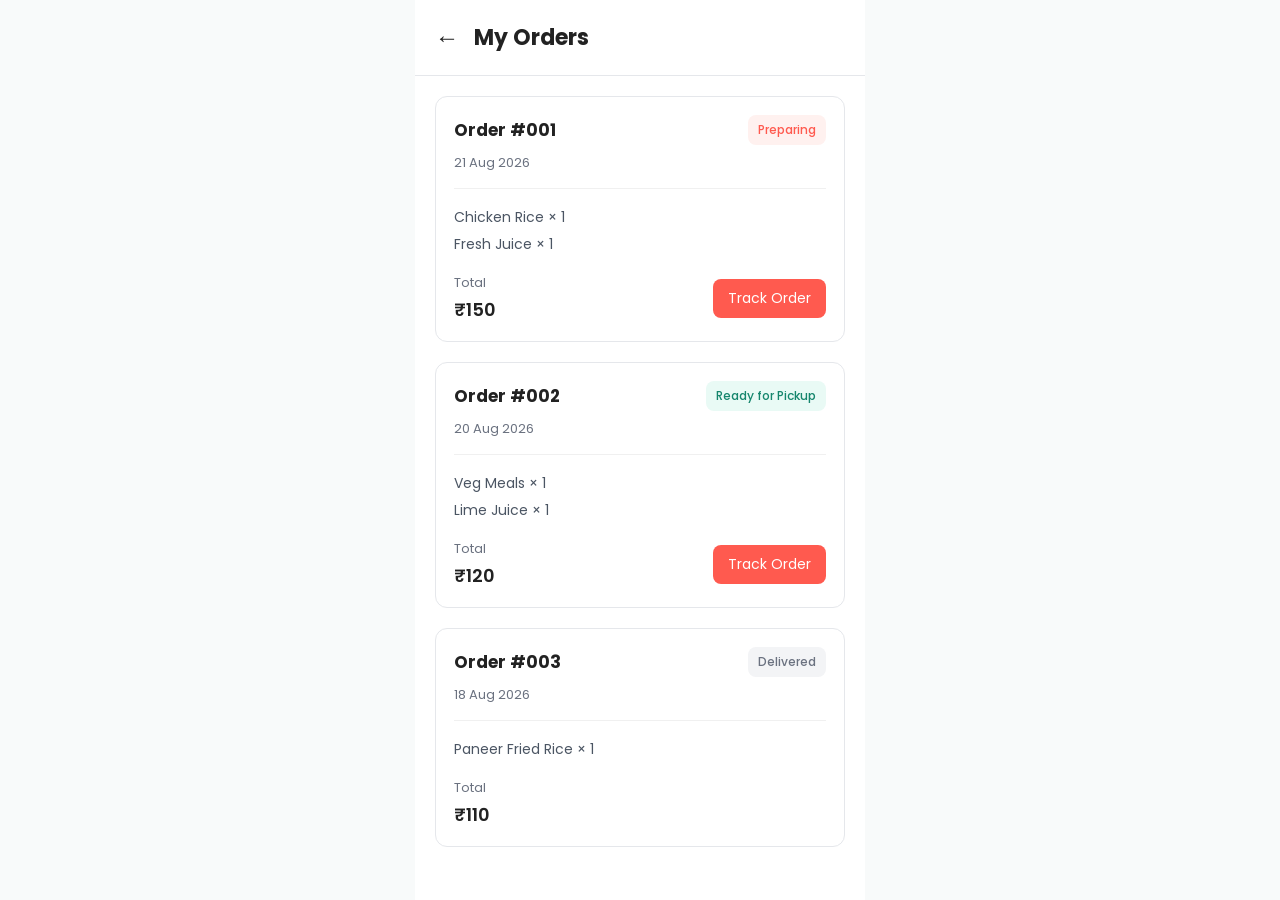
<file: order_stu.html>
<!DOCTYPE html>
<html lang="en">

<head>
    <meta charset="UTF-8">
    <meta name="viewport" content="width=device-width, initial-scale=1.0">

    <title>My Orders - CampusBite</title>

    <!-- Google Font -->
    <link rel="preconnect" href="https://fonts.googleapis.com">
    <link rel="preconnect" href="https://fonts.gstatic.com" crossorigin>

    <link href="https://fonts.googleapis.com/css2?family=Poppins:wght@400;500;600;700&display=swap"
        rel="stylesheet">

    <!-- Custom CSS -->
    <link rel="stylesheet" href="style_stu.css">
</head>

<body>

    <div class="orders-container">

        <!-- Header -->
        <div class="orders-header">

            <a href="profile.html" class="back-btn">
                ←
            </a>

            <h1>My Orders</h1>

        </div>


        <!-- Order 1 -->
        <div class="order-card">

            <div class="order-top">

                <h2>Order #001</h2>

                <span class="status preparing">
                    Preparing
                </span>

            </div>

            <p class="order-date">
                21 Aug 2026
            </p>

            <div class="order-items">

                <p>Chicken Rice × 1</p>

                <p>Fresh Juice × 1</p>

            </div>

            <div class="order-bottom">

                <div>
                    <p class="total-label">Total</p>
                    <p class="total-price">₹150</p>
                </div>

                <a href="order_tracker.html" class="track-btn">
                    Track Order
                </a>

            </div>

        </div>


        <!-- Order 2 -->
        <div class="order-card">

            <div class="order-top">

                <h2>Order #002</h2>

                <span class="status ready">
                    Ready for Pickup
                </span>

            </div>

            <p class="order-date">
                20 Aug 2026
            </p>

            <div class="order-items">

                <p>Veg Meals × 1</p>

                <p>Lime Juice × 1</p>

            </div>

            <div class="order-bottom">

                <div>
                    <p class="total-label">Total</p>
                    <p class="total-price">₹120</p>
                </div>

                <a href="order_tracker.html" class="track-btn">
                    Track Order
                </a>

            </div>

        </div>


        <!-- Order 3 -->
        <div class="order-card">

            <div class="order-top">

                <h2>Order #003</h2>

                <span class="status delivered">
                    Delivered
                </span>

            </div>

            <p class="order-date">
                18 Aug 2026
            </p>

            <div class="order-items">

                <p>Paneer Fried Rice × 1</p>

            </div>

            <div class="order-bottom">

                <div>
                    <p class="total-label">Total</p>
                    <p class="total-price">₹110</p>
                </div>

            </div>

        </div>

    </div>

    <script src = "order_stu.js">

    </script>
</body>

</html>
</file>
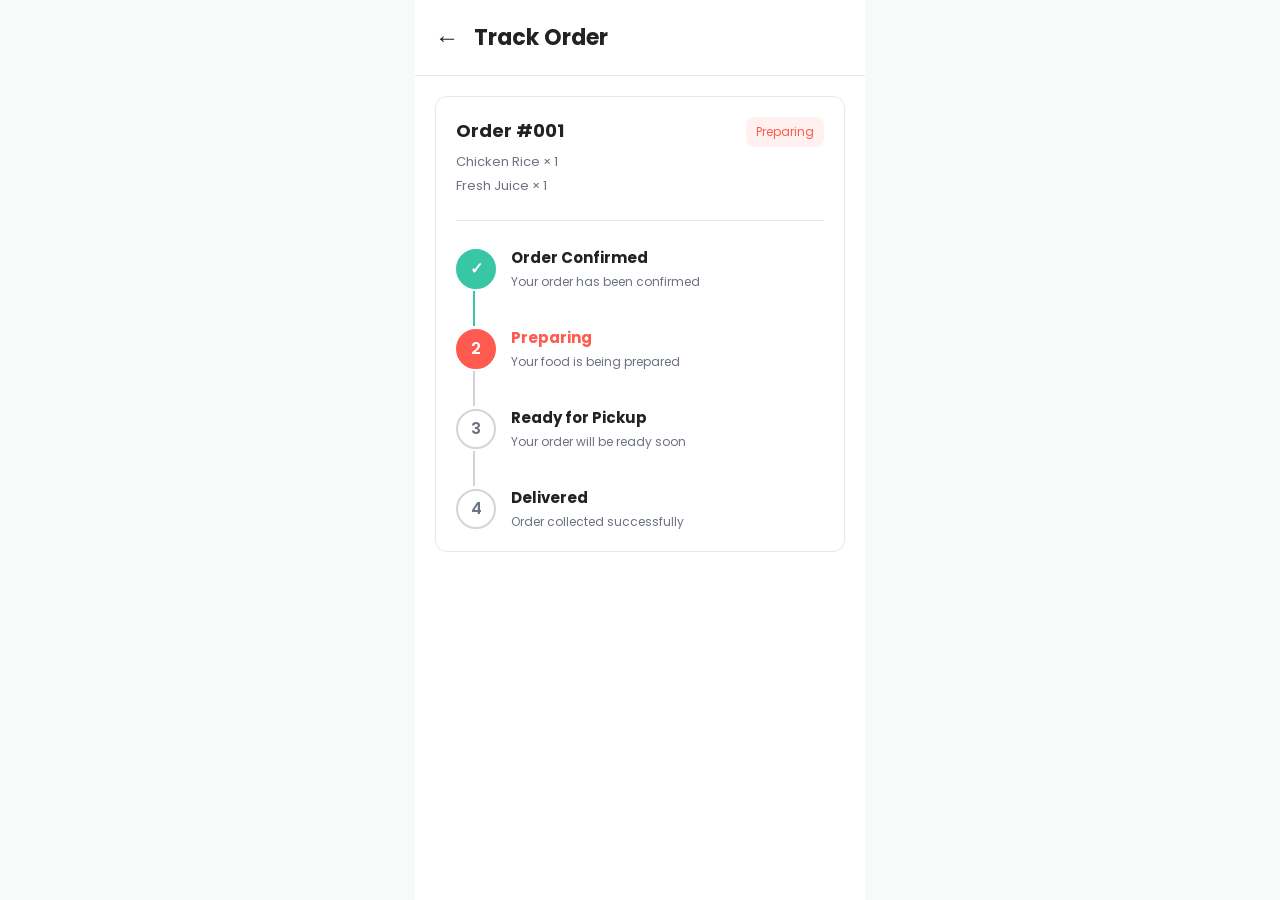
<file: order_tracker.html>
<!DOCTYPE html>
<html lang="en">

<head>
    <meta charset="UTF-8">
    <meta name="viewport" content="width=device-width, initial-scale=1.0">

    <title>Order Tracker - CampusBite</title>

    <!-- Google Font -->
    <link rel="preconnect" href="https://fonts.googleapis.com">
    <link rel="preconnect" href="https://fonts.gstatic.com" crossorigin>

    <link href="https://fonts.googleapis.com/css2?family=Poppins:wght@400;500;600;700&display=swap"
        rel="stylesheet">

    <!-- CSS -->
    <link rel="stylesheet" href="style_stu.css">
</head>

<body>

    <div class="tracker-container">

        <!-- Header -->
        <div class="tracker-header">

            <a href="order_stu.html" class="back-btn">
                ←
            </a>

            <h1>Track Order</h1>

        </div>


        <!-- Order Details -->
        <div class="tracker-card">

            <div class="tracker-order-top">

                <div>
                    <h2>Order #001</h2>
                    <p>Chicken Rice × 1</p>
                    <p>Fresh Juice × 1</p>
                </div>

                <span class="tracker-status">
                    Preparing
                </span>

            </div>


            <!-- Tracking -->
            <div class="tracking">

                <!-- Step 1 -->
                <div class="tracking-step completed">

                    <div class="tracker-circle">
                        ✓
                    </div>

                    <div>
                        <h3>Order Confirmed</h3>
                        <p>Your order has been confirmed</p>
                    </div>

                </div>


                <div class="tracker-line completed-line"></div>


                <!-- Step 2 -->
                <div class="tracking-step active">

                    <div class="tracker-circle">
                        2
                    </div>

                    <div>
                        <h3>Preparing</h3>
                        <p>Your food is being prepared</p>
                    </div>

                </div>


                <div class="tracker-line"></div>


                <!-- Step 3 -->
                <div class="tracking-step">

                    <div class="tracker-circle">
                        3
                    </div>

                    <div>
                        <h3>Ready for Pickup</h3>
                        <p>Your order will be ready soon</p>
                    </div>

                </div>


                <div class="tracker-line"></div>


                <!-- Step 4 -->
                <div class="tracking-step">

                    <div class="tracker-circle">
                        4
                    </div>

                    <div>
                        <h3>Delivered</h3>
                        <p>Order collected successfully</p>
                    </div>

                </div>

            </div>

        </div>

    </div>

</body>

</html>
</file>
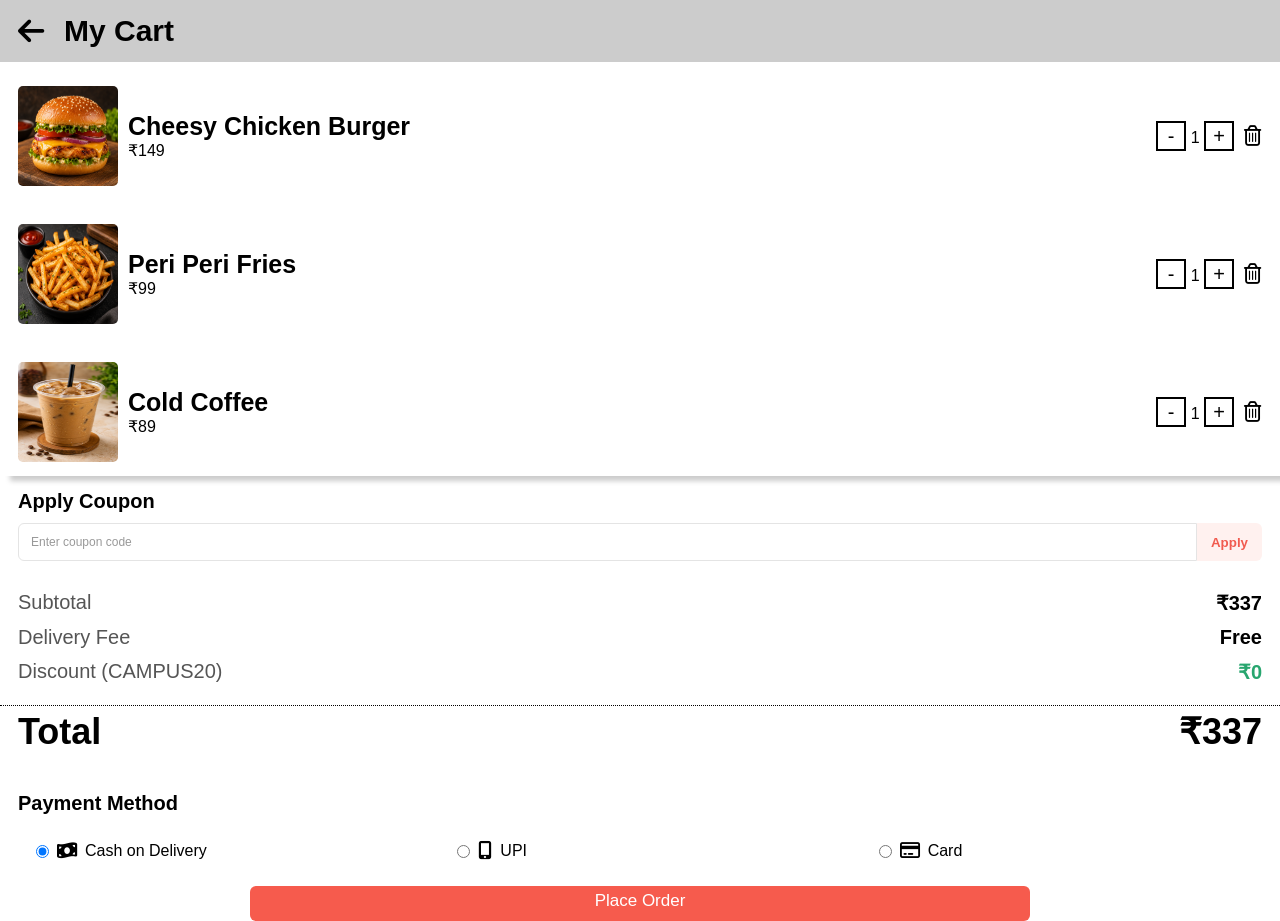
<file: Group Project Team-8/cart.html>
<!DOCTYPE html>
<html lang="en">
<head>
    <meta charset="UTF-8">
    <meta name="viewport" content="width=device-width, initial-scale=1.0">

    <title>My Cart</title>

    <link rel="stylesheet" href="style.css">

    <!-- Font Awesome for icons -->
    <link rel="stylesheet"
          href="https://cdnjs.cloudflare.com/ajax/libs/font-awesome/6.5.2/css/all.min.css">
</head>

<body>

    <div class="cart-container">

        <!-- Header -->
        <header class="cart-header">
            <i class="fa-solid fa-arrow-left back-icon"></i>
            <h2 class="cart-header__title" >My Cart</h2>
        </header>


        <!-- Cart Items -->
        <section class="cart-items" id="cartItems">


           
            <!-- Item 1 -->
            <div class="cart-item"  data-price="149">

                <img src="./Image/burger.png"
                     alt="Cheesy Chicken Burger"
                     class="food-image">

                <div class="item-details">
                    <h3 id="burger">Cheesy Chicken Burger</h3>
                    <p class="price-details">₹149</p>
                </div>

                <div class="quantity-control">
                    <button class="remove-cart">-</button>
                    <span class="cart-value">1</span>
                    <button class="add-cart">+</button>
                </div>

                <div class="delete-btn">
                <button class="delete-btn">
                    <i class="fa-regular fa-trash-can"></i>
                </button>
                </div>
            </div>


              <!-- Item 1 -->
            <div class="cart-item" data-price="99">

                <img src="./Image/frenchfries.png"
                     alt="Peri Peri Fries"
                     class="food-image">

                <div class="item-details">
                    <h3 id="fries">Peri Peri Fries</h3>
                    <p class="price-details">₹99</p>
                </div>

                <div class="quantity-control">
                    <button class="remove-cart">-</button>
                    <span class="cart-value">1</span>
                    <button class="add-cart">+</button>
                </div>
                
                <div class="delete-btn">
                <button>
                    <i class="fa-regular fa-trash-can"></i>
                </button>
                </div>

            </div>


               <!-- Item 3 -->
            <div class="cart-item"  data-price="89">

                <img src="./Image/coldcoffee.png"
                     alt="Cold Coffee"
                     class="food-image">

                <div class="item-details">
                    <h3 is="coffee">Cold Coffee</h3>
                    <p class="price-details">₹89</p>
                </div>

               <div class="quantity-control">
                    <button class="remove-cart">-</button>
                    <span class="cart-value">1</span>
                    <button class="add-cart">+</button>
                </div>

                <div class="delete-btn">
                <button>
                    <i class="fa-regular fa-trash-can"></i>
                </button>
                </div>

            </div>

        </section>


        <!-- Coupon -->
        <section class="coupon-section">

            <h3>Apply Coupon</h3>

            <div class="coupon-box">

                <input
                    type="text"
                     id="couponInput"
                    placeholder="Enter coupon code"
                >

                <button id="couponBtn">Apply</button>
                <div>
                <p id="couponMessage"></p>
                </div>


            </div>

        </section>


        <!-- Price Summary -->
        <section class="price-summary">

            <div class="price-row">
                <span>Subtotal</span>
                <strong id="subtotalAmount">₹0</strong>
            </div>

            <div class="price-row">
                <span>Delivery Fee</span>
                <strong id="deliveryAmount">₹0</strong>
            </div>

            <div class="price-row discount">
                <span>Discount (CAMPUS20)</span>
                <strong id="disAmount">-₹0</strong>
            </div>

        </section>


        <!-- Total -->
        <div class="total-section">

            <h2>Total</h2>

            <h2 id="totalVal">₹0</h2>

        </div>

        <!-- Payment Method -->
<section class="payment-section">

    <h3>Payment Method</h3>

    <div class="payment-options">

        <!-- Cash on Delivery -->
        <label class="payment-option">
            <input
                type="radio"
                name="payment"
                value="cod"
                checked
            >

            <span class="payment-content">
                <i class="fa-solid fa-money-bill-wave"></i>
                <span>Cash on Delivery</span>
            </span>
        </label>


        <!-- UPI -->
        <label class="payment-option">
            <input
                type="radio"
                name="payment"
                value="upi"
            >

            <span class="payment-content">
                <i class="fa-solid fa-mobile-screen-button"></i>
                <span>UPI</span>
            </span>
        </label>


        <!-- Card -->
        <label class="payment-option">
            <input
                type="radio"
                name="payment"
                value="card"
            >

            <span class="payment-content">
                <i class="fa-regular fa-credit-card"></i>
                <span>Card</span>
            </span>
        </label>

    </div>

</section>


        <!-- Checkout -->
        
         
        <button class="checkout-btn">
            Place Order
        </button>
        

    </div>
    <script src="cart.js"></script>

</body>
</html>
</file>
<file: style_stu.css>
body {
    margin: 0;
    font-family: 'Poppins', sans-serif;
    background-color: #F8FAFA;
    color: #222222;
}

.orders-container {
    width: 100%;
    max-width: 450px;
    min-height: 100vh;
    margin: auto;
    background-color: white;
}

.orders-header {
    display: flex;
    align-items: center;
    gap: 15px;
    padding: 20px;
    border-bottom: 1px solid #e5e7eb;
}

.orders-header h1 {
    margin: 0;
    font-size: 22px;
}

.back-btn {
    text-decoration: none;
    color: #222222;
    font-size: 24px;
}

.back-btn:hover {
    color: #FF5A4F;
}

.order-card {
    margin: 20px;
    padding: 18px;
    border: 1px solid #e5e7eb;
    border-radius: 12px;
    background-color: white;
}

.order-top {
    display: flex;
    justify-content: space-between;
    align-items: center;
    gap: 10px;
}

.order-top h2 {
    margin: 0;
    font-size: 17px;
}

.status {
    padding: 6px 10px;
    border-radius: 8px;
    font-size: 12px;
    font-weight: 500;
}

.preparing {
    background-color: #FFF1EF;
    color: #FF5A4F;
}

.ready {
    background-color: #E9FAF5;
    color: #16866D;
}

.delivered {
    background-color: #f3f4f6;
    color: #6B7280;
}

.order-date {
    margin-top: 8px;
    font-size: 13px;
    color: #6B7280;
}

.order-items {
    margin-top: 15px;
    padding-top: 12px;
    border-top: 1px solid #f0f0f0;
}

.order-items p {
    margin: 6px 0;
    font-size: 14px;
    color: #4B5563;
}

.order-bottom {
    display: flex;
    justify-content: space-between;
    align-items: center;
    margin-top: 18px;
}

.total-label {
    margin: 0;
    font-size: 13px;
    color: #6B7280;
}

.total-price {
    margin: 3px 0 0;
    font-size: 18px;
    font-weight: 600;
}

.track-btn {
    text-decoration: none;
    background-color: #FF5A4F;
    color: white;
    padding: 9px 15px;
    border-radius: 8px;
    font-size: 14px;
}

.track-btn:hover {
    background-color: #e94d43;
}

@media screen and (max-width: 480px) {

    .order-card {
        margin: 15px;
    }

    .orders-header {
        padding: 16px;
    }

    .order-top {
        align-items: flex-start;
    }

    .status {
        font-size: 11px;
    }
}



/* for tracker page*/

/* ---------------- ORDER TRACKER ---------------- */

.tracker-container {
    width: 100%;
    max-width: 450px;
    min-height: 100vh;
    margin: auto;
    background-color: white;
}

.tracker-header {
    display: flex;
    align-items: center;
    gap: 15px;
    padding: 20px;
    border-bottom: 1px solid #e5e7eb;
}

.tracker-header h1 {
    margin: 0;
    font-size: 22px;
}

.tracker-card {
    margin: 20px;
    padding: 20px;
    border: 1px solid #e5e7eb;
    border-radius: 12px;
}

.tracker-order-top {
    display: flex;
    justify-content: space-between;
    align-items: flex-start;
    gap: 10px;
    padding-bottom: 20px;
    border-bottom: 1px solid #e5e7eb;
}

.tracker-order-top h2 {
    margin: 0 0 8px;
    font-size: 18px;
}

.tracker-order-top p {
    margin: 4px 0;
    font-size: 13px;
    color: #6B7280;
}

.tracker-status {
    background-color: #FFF1EF;
    color: #FF5A4F;
    padding: 6px 10px;
    border-radius: 8px;
    font-size: 12px;
}


/* Tracking section */

.tracking {
    margin-top: 25px;
}

.tracking-step {
    display: flex;
    align-items: center;
    gap: 15px;
}

.tracker-circle {
    width: 36px;
    height: 36px;

    border: 2px solid #d1d5db;
    border-radius: 50%;

    display: flex;
    justify-content: center;
    align-items: center;

    color: #6B7280;
    font-weight: 600;
}

.tracking-step h3 {
    margin: 0;
    font-size: 15px;
}

.tracking-step p {
    margin: 4px 0 0;
    font-size: 12px;
    color: #6B7280;
}


/* Completed step */

.completed .tracker-circle {
    background-color: #39C6A5;
    border-color: #39C6A5;
    color: white;
}


/* Current step */

.active .tracker-circle {
    background-color: #FF5A4F;
    border-color: #FF5A4F;
    color: white;
}

.active h3 {
    color: #FF5A4F;
}


/* Vertical line */

.tracker-line {
    width: 2px;
    height: 35px;
    background-color: #d1d5db;

    margin-left: 17px;
}

.completed-line {
    background-color: #39C6A5;
}
</file>
<file: Group Project Team-8/style.css>
*{
    padding:0;
    margin:0;

}
body{
     font-family: Arial, Helvetica, sans-serif;
}
.item-details{
    flex:1;
    
}
.item-details h3{
    font-size: 25px;
}
.cart-header{
    background-color: #ccc;
    padding: 14px 18px;
    display:flex;
    gap:20px;
    align-items: center;

}
.cart-header__title{
    font-size:30px;
    font-weight: bold;
}
.back-icon{
    font-size: 30px;
}
.cart-items{
    box-shadow: 10px 5px 5px #ccc;
}

.cart-item{
    display: flex;
    gap:10px;
    padding:14px 18px;
    margin-top:10px;
    
    align-items: center;


}
.food-image{
    width:100px;
    height:100px;
    border-radius: 5px;
}

.quantity-control button{
    border:solid black 2px;
    background-color: transparent;
    width:30px;
    height:30px;
    font-size:20px;
    cursor: pointer;
    
}
.delete-btn button{
    border:none;
    cursor:pointer;
    background: transparent;
    font-size: 20px;
}

/*Coupon section*/
.coupon-section {
    padding: 14px 18px;
}
.coupon-section h3 {
    font-size: 20px;
    margin-bottom: 10px;
}
.coupon-box {
    display: flex;
    height: 38px;
}
.coupon-box input {
    flex: 1;
    border: 1px solid #e4e4e4;
    border-radius: 6px 0 0 6px;
    width:50px;
    padding: 0 12px;
    font-size: 12px;
    outline: none;
}
.coupon-box input::placeholder {
    color: #999;
}

.coupon-box button {
    width: 65px;
    border: none;
    border-radius: 0 6px 6px 0;
    background-color: #fff1ef;
    color: #f15b4f;
    font-weight: 600;
    cursor: pointer;
}


/*Price summary*/
.price-summary{

    padding: 5px 18px 10px;
   border-bottom: 1px dotted black;
}


.price-row{
   display: flex;
    justify-content: space-between;

    margin: 11px 0;

    font-size: 20px;
    
   
}

.price-row span {
    color: #555;
}


.price-row strong {
    font-weight: 600;
}


.discount strong {
    color: #28a66f;
}

/*Total summary*/
.total-section{
    padding: 5px 18px 10px;
    display: flex;
    justify-content: space-between;
    font-size: 24px;
}
.checkout-btn{
    background-color:  #f65b4d;
     width: calc(100% - 500px);
    border-radius: 6px;
    font-size: 17px;
    text-decoration: none;
    text-align: center;
    border:none;
    padding: 5px 18px 10px;
    cursor: pointer;
    color:white;
    display: block;
  margin: 0 auto;
}

/*Payment Method*/
.payment-section{
    margin-top:15px;
    padding:14px 18px;
}
.payment-section h3{
    font-size: 20px;
}
.payment-options {
    display: flex;
    align-items: center;
    gap: 20px;
    margin-top: 15px;
}

.payment-option {
    display: flex;
    align-items: center;
    gap: 8px;
    padding: 12px 18px;
    border: 1px solid #ddd;
    border-radius: 8px;
    cursor: pointer;
    background-color: #fff;
     flex: 1;
     border:none;
     background-color: transparent;
}

.payment-option input[type="radio"] {
    cursor: pointer;
}
.payment-content {
    display: flex;
    align-items: center;
    gap: 8px;
}

.payment-content i {
    font-size: 18px;
}

@media screen and (max-width: 768px) {

    body {
        background-color: #f5f5f5;
        padding: 30px 0;
        
    }
    .item-details h3{
         font-size: 16px;
    }
    .price-row span,.price-row strong {
        font-size: 16px;
    }
    .coupon-section
    .total-section{
        font-size:16px;
    }

    .cart-container {
        border-radius: 10px;
        overflow: hidden;

        box-shadow: 0 3px 15px rgba(0, 0, 0, 0.08);
    }
    .checkout-btn{
        width: 80%;
        font-size: 16px;
    
     }

}
</file>
